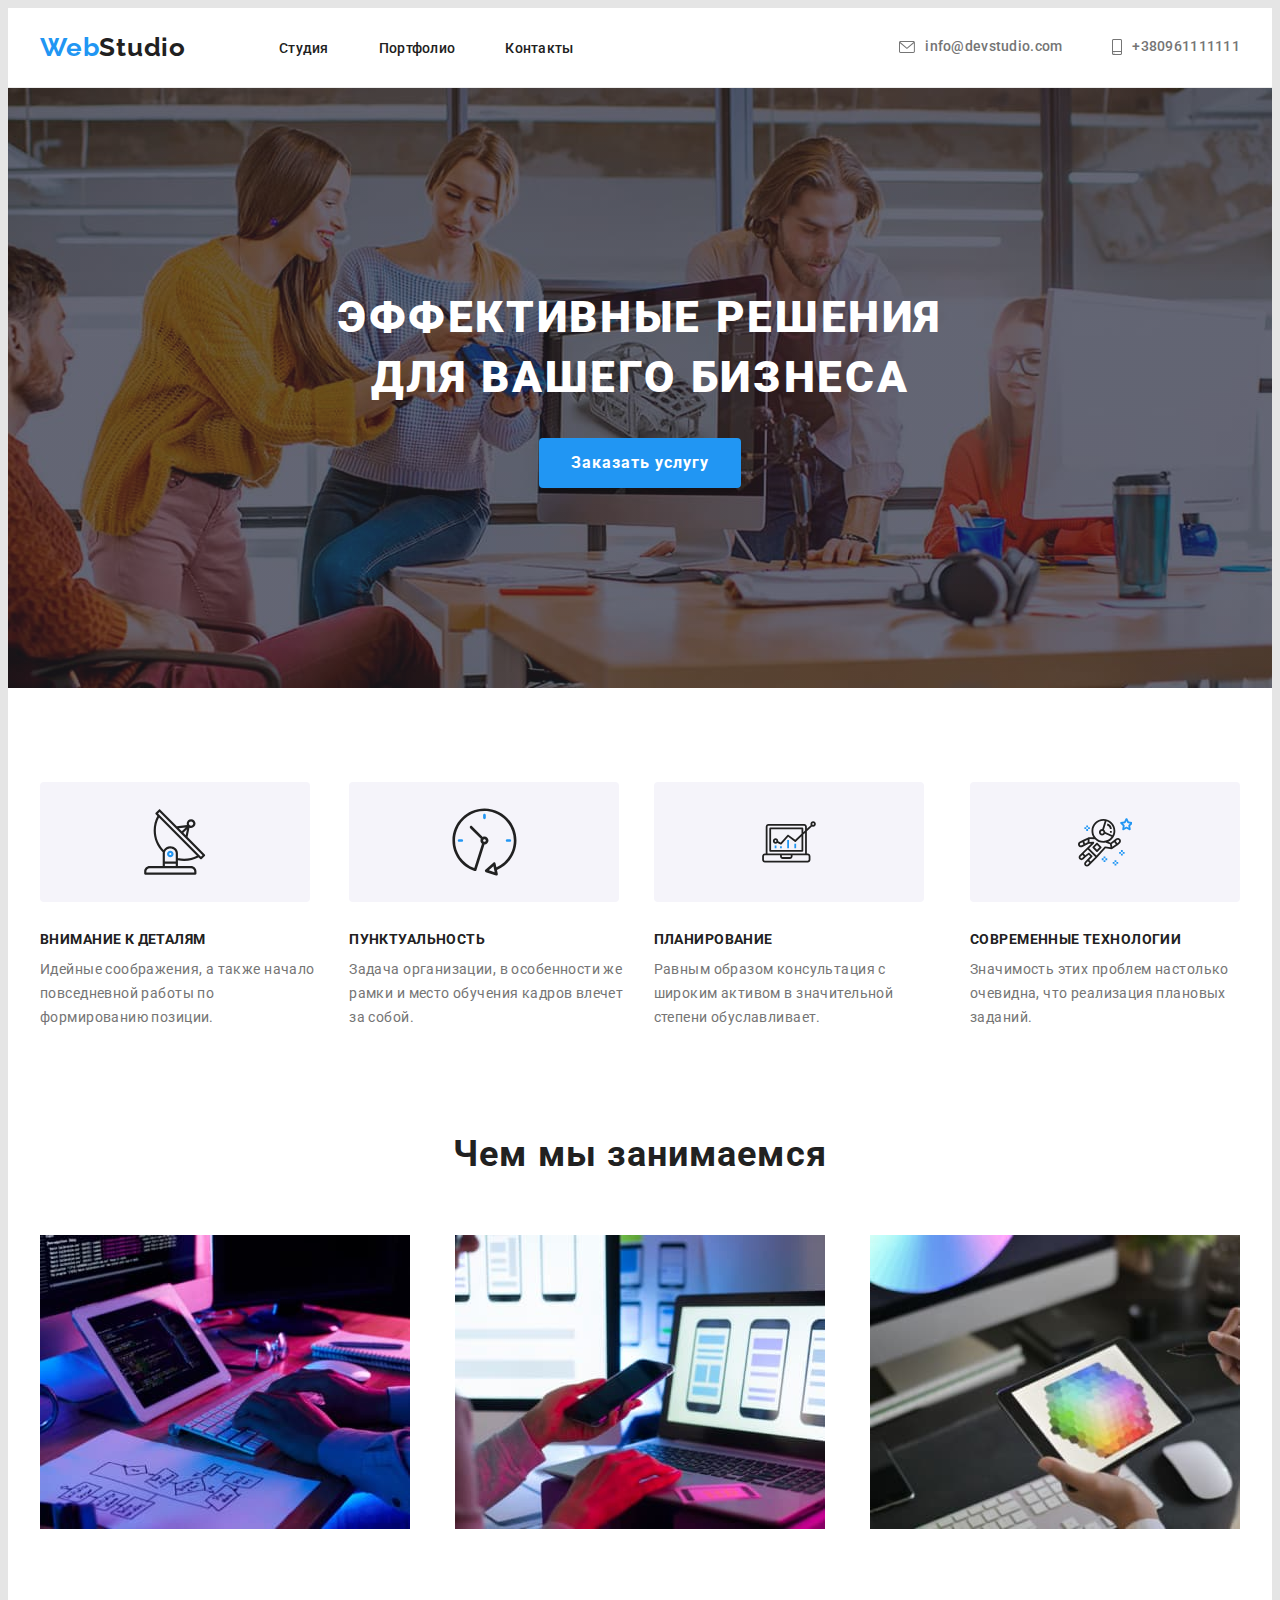
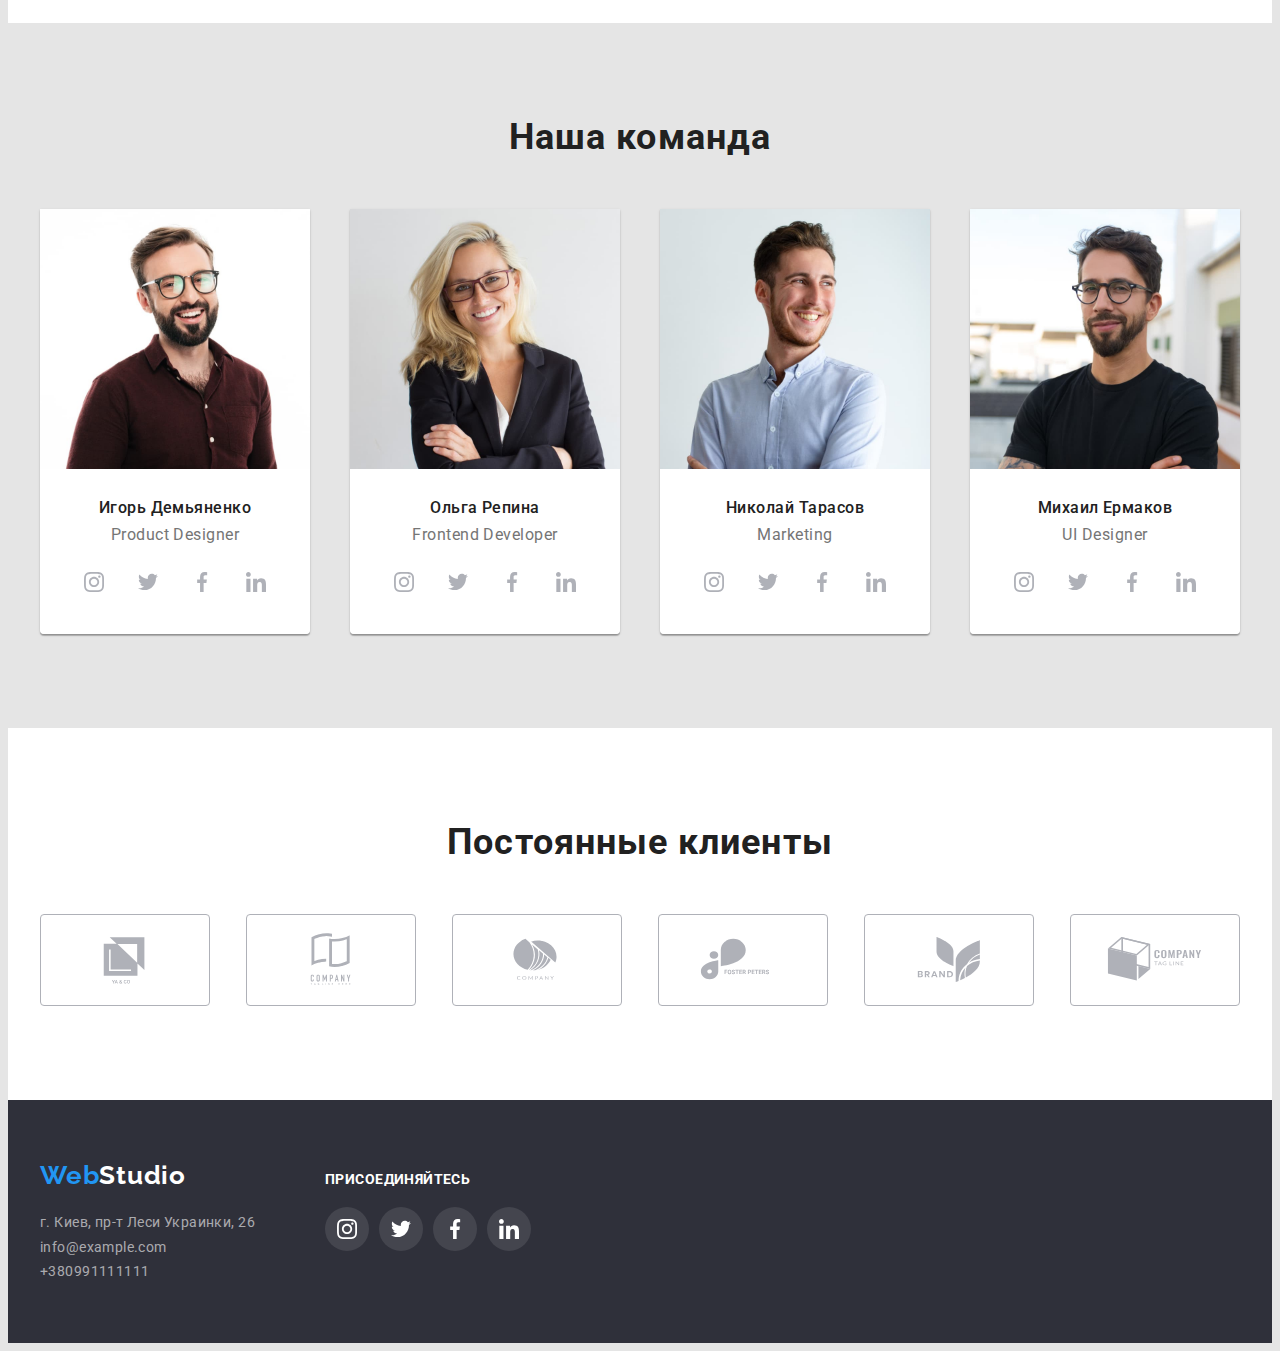
<file: index.html>
<!DOCTYPE html>
<html lang="ru">

<head>
    <meta charset="UTF-8">
    <meta http-equiv="X-UA-Compatible" content="IE=edge">
    <meta name="viewport" content="width=device-width, initial-scale=1.0">
    <link rel="preconnect" href="https://fonts.googleapis.com">
    <link rel="preconnect" href="https://fonts.gstatic.com" crossorigin>
    <link
        href="https://fonts.googleapis.com/css2?family=Raleway:wght@700&family=Roboto:wght@400;500;700;900&display=swap"
        rel="stylesheet">

    <link rel="stylesheet" href="./css/styles.css">
    <title>Document</title>

</head>

<body>
<header class="header">
    <div class="container header-cont">
        <nav class="header-navigation">
            <a class="link header-logo" href="">Web<span class="letter">Studio</span></a>

            <ul class="list header-list">
                <li class="header-item"><a class="link header-link" href="./index.html">Студия</a></li>
                <li class="header-item"><a class="link header-link" href="./portfolio.html">Портфолио</a></li>
                <li class="header-item"><a class="link header-link" href="">Контакты</a></li>
            </ul>
        </nav>


        <ul class="list header-contact">
            <li class="header-contact-item"><a class="link header-contact-mail"
                    href="mailto:info@devstudio.com">
                    <svg class="contact-icon" width="16" height="16">
                        <use href="./images/icons.svg#icon-envelope"></use>
                    </svg>
                   info@devstudio.com</a></li>
           
           
           
                    <li class="header-contact-item"><a class="link header-contact-phone " href="tel:+380961111111">
                        
                        <svg class="contact-icon" width="10" height="16">
                            <use href="./images/icons.svg#icon-phone"></use></svg>
                        +380961111111</a>
            </li>
        </ul>



    </div>
</header>



    <main>

        <section class="hero-sect">




            <h1 class="hero-text">Эффективные решения для вашего бизнеса</h1>


            <button class="btn" type="button">Заказать услугу</button>



        </section>





        <section class="about section">

            <div class="container">

                <ul class="about-list">
                    
                    <li class="about-item list">

<div class="about-card">
    <svg class="header-so-icon" width="65.32" height="70">

        <use href="./images/icons.svg#icon-antenna"></use>
    </svg>
</div>
                        
                        <h3 class="about-title">Внимание к деталям</h3>
                        <p class="about-text">Идейные соображения, а также начало повседневной работы по формированию
                            позиции.</p>
                            
                    </li>

                    <li class="about-item list">
                        <div class="about-card">
                            <svg class="header-so-icon" width="66.96" height="70">
                        
                                <use href="./images/icons.svg#icon-clock"></use>
                            </svg>
                        </div>
                        <h3 class="about-title">Пунктуальность</h3>
                        <p class="about-text">Задача организации, в особенности же рамки и место обучения кадров влечет за собой.</p>
                    </li>
                    <li class="about-item list">

<div class="about-card">
    <svg class="header-so-icon" width="70" height="53.69">
                                
        <use href="./images/icons.svg#icon-diagram"></use>
    </svg>
</div>
                        <h3 class="about-title">Планирование</h3>
                        <p class="about-text">Равным образом консультация с широким активом в значительной степени
                            обуславливает.</p>
                    </li>
                    <li class="about-item list">
                        <div class="about-card">
                            <svg class="header-so-icon" width="54.83" height="60.66">
                        
                                <use href="./images/icons.svg#icon-astronaut"></use>
                            </svg>
                        </div>
                        <h3 class="about-title">Современные технологии</h3>
                        <p class="about-text">Значимость этих проблем настолько очевидна, что реализация плановых
                            заданий.</p>
                    </li>
                </ul>

            </div>

        </section>


        <section class="section about-work">


            
            <div class="container">

                <h2 class="about-work-title">Чем мы занимаемся</h2>


                <ul class="about-w-list">
                    <li class="about-w-item list">
                        <img src="./images/img1.jpg" alt="Игорь Демьяненко" width="370" height="294">
                    </li>
                    <li class="about-w-item list">
                        <img src="./images/img2.jpg" alt="Ольга Репина" width="370" height="294">
                    </li>
                    <li class="about-w-item list">
                        <img src="./images/img3.jpg" alt="Ольга Репина" width="370" height="294">
                    </li>
                </ul>

            </div>

        </section>

        <section class="comand-sect section">
            

            <div class="container">

                <h2 class="comand-title">Наша команда</h2>

                <ul class="list comand-list">


                    <li class="comand-item">
                        <article class="card">
                            <div class="card-thumb">
                                <img src="./images/img4.jpg" alt="Игорь Демьяненко" width="270" height="260">
                                <div class="card-content-comand">
                                    <h3 class="comand-text">Игорь Демьяненко</h3>
                                    <p class="comand-pre-text" lang="en">Product Designer</p>
                                    <ul class="social-list list">
                                        <li class="social-item">
                                            <a href="" class="master-so-link">
                                                <svg class="master-so-icon" width="20" height="20">
                                
                                                    <use href="./images/icons.svg#icon-insta"></use>
                                                </svg>
                                               
                                            </a>
                                        </li>
                                        <li class="social-item">
                                            <a href="" class="master-so-link">
                                                <svg class="master-so-icon" width="20" height="20">
                                            
                                                    <use href="./images/icons.svg#icon-twit"></use>
                                                </svg>
                                            
                                            </a>
                                        </li><li class="social-item">
                                            <a href="" class="master-so-link">
                                                <svg class="master-so-icon" width="20" height="20">
                                            
                                                    <use href="./images/icons.svg#icon-fb"></use>
                                                </svg>
                                            
                                            </a>
                                        </li><li class="social-item">
                                            <a href="" class="master-so-link">
                                                <svg class="master-so-icon" width="20" height="20">
                                            
                                                    <use href="./images/icons.svg#icon-link"></use>
                                                </svg>
                                            
                                            </a>
                                    </ul>
                                </div>
                            </div>
                        </article>

                    </li>

                    <li class="comand-item">
                        <article class="card">
                            <div class="card-thumb">
                                <img src="./images/img5.jpg" alt="Ольга Репина" width="270" height="260">
                                <div class="card-content-comand">
                                    <h3 class="comand-text">Ольга Репина</h3>
                                    <p class="comand-pre-text" lang="en">Frontend Developer</p>
                                    <ul class="social-list list">
                                        <li class="social-item">
                                            <a href="" class="master-so-link">
                                                <svg class="master-so-icon" width="20" height="20">
                                    
                                                    <use href="./images/icons.svg#icon-insta"></use>
                                                </svg>
                                    
                                            </a>
                                        </li>
                                        <li class="social-item">
                                            <a href="" class="master-so-link">
                                                <svg class="master-so-icon" width="20" height="20">
                                    
                                                    <use href="./images/icons.svg#icon-twit"></use>
                                                </svg>
                                    
                                            </a>
                                        </li>
                                        <li class="social-item">
                                            <a href="" class="master-so-link">
                                                <svg class="master-so-icon" width="20" height="20">
                                    
                                                    <use href="./images/icons.svg#icon-fb"></use>
                                                </svg>
                                    
                                            </a>
                                        </li>
                                        <li class="social-item">
                                            <a href="" class="master-so-link">
                                                <svg class="master-so-icon" width="20" height="20">
                                    
                                                    <use href="./images/icons.svg#icon-link"></use>
                                                </svg>
                                    
                                            </a>
                                    </ul>
                                    
                                    
                                </div>
                            </div>
                        </article>

                    </li>


                    <li class="comand-item">
                        <article class="card">
                            <div class="card-thumb">
                                <img src="./images/img6.jpg" alt="Николай Тарасов" width="270" height="260">
                                <div class="card-content-comand">
                                    <h3 class="comand-text">Николай Тарасов</h3>
                                    <p class="comand-pre-text" lang="en">Marketing</p>
                                    <ul class="social-list list">
                                        <li class="social-item">
                                            <a href="" class="master-so-link">
                                                <svg class="master-so-icon" width="20" height="20">
                                    
                                                    <use href="./images/icons.svg#icon-insta"></use>
                                                </svg>
                                    
                                            </a>
                                        </li>
                                        <li class="social-item">
                                            <a href="" class="master-so-link">
                                                <svg class="master-so-icon" width="20" height="20">
                                    
                                                    <use href="./images/icons.svg#icon-twit"></use>
                                                </svg>
                                    
                                            </a>
                                        </li>
                                        <li class="social-item">
                                            <a href="" class="master-so-link">
                                                <svg class="master-so-icon" width="20" height="20">
                                    
                                                    <use href="./images/icons.svg#icon-fb"></use>
                                                </svg>
                                    
                                            </a>
                                        </li>
                                        <li class="social-item">
                                            <a href="" class="master-so-link">
                                                <svg class="master-so-icon" width="20" height="20">
                                    
                                                    <use href="./images/icons.svg#icon-link"></use>
                                                </svg>
                                    
                                            </a>
                                    </ul>
                                </div>
                            </div>
                        </article>

                    </li>


                    <li class="comand-item">
                        <article class="card">
                            <div class="card-thumb">
                                <img src="./images/img7.jpg" alt="Михаил Ермаков" width="270" height="260">
                                <div class="card-content-comand">
                                    <h3 class="comand-text">Михаил Ермаков</h3>
                                    <p class="comand-pre-text" lang="en">UI Designer</p>
                                    <ul class="social-list list">
                                        <li class="social-item">
                                            <a href="" class="master-so-link">
                                                <svg class="master-so-icon" width="20" height="20">
                                    
                                                    <use href="./images/icons.svg#icon-insta"></use>
                                                </svg>
                                    
                                            </a>
                                        </li>
                                        <li class="social-item">
                                            <a href="" class="master-so-link">
                                                <svg class="master-so-icon" width="20" height="20">
                                    
                                                    <use href="./images/icons.svg#icon-twit"></use>
                                                </svg>
                                    
                                            </a>
                                        </li>
                                        <li class="social-item">
                                            <a href="" class="master-so-link">
                                                <svg class="master-so-icon" width="20" height="20">
                                    
                                                    <use href="./images/icons.svg#icon-fb"></use>
                                                </svg>
                                    
                                            </a>
                                        </li>
                                        <li class="social-item">
                                            <a href="" class="master-so-link">
                                                <svg class="master-so-icon" width="20" height="20">
                                    
                                                    <use href="./images/icons.svg#icon-link"></use>
                                                </svg>
                                    
                                            </a>
                                    </ul>
                                </div>
                            </div>
                        </article>

                    </li>

                </ul>

            </div>



        </section>

        <section class="section">
            <div class="container">

            <h2 class="kl-text">Постоянные клиенты</h2>
            <ul class="kl-list list">
                <li class="kl-item">
                    <a href="" class="kl-link">
                        <svg class="kl-so-icon" width="106" height="60">
                        
                            <use href="./images/icons.svg#icon-Logo"></use>
                        </svg>
                    </a>
                </li>

                <li class="kl-item">
                    <a href="" class="kl-link">
                        <svg class="kl-so-icon" width="106" height="60">
                
                            <use href="./images/icons.svg#icon-Logo1"></use>
                        </svg>
                    </a>
                </li>
                <li class="kl-item">
                    <a href="" class="kl-link">
                        <svg class="kl-so-icon" width="106" height="60">
                
                            <use href="./images/icons.svg#icon-Logo2"></use>
                        </svg>
                    </a>
                </li>
                <li class="kl-item">
                    <a href="" class="kl-link">
                        <svg class="kl-so-icon" width="106" height="60">
                
                            <use href="./images/icons.svg#icon-Logo3"></use>
                        </svg>
                    </a>
                </li>
                <li class="kl-item">
                    <a href="" class="kl-link">
                        <svg class="kl-so-icon" width="106" height="60">
                
                            <use href="./images/icons.svg#icon-Logo4"></use>
                        </svg>
                    </a>
                </li>
                <li class="kl-item">
                    <a href="" class="kl-link">
                        <svg class="kl-so-icon" width="106" height="60">
                
                            <use href="./images/icons.svg#icon-Logo5"></use>
                        </svg>
                    </a>
                </li>
            </ul>
            </div>
        </section>

            
    </main>
    <footer class="footer">

        <div class="container footer-cont">

           <div class="footer-l">
            <a class="link footer-logo" href="">Web<span class="letter-f">Studio</span></a>
           
            
                <address class="footer-adress">

                    <ul class="list adress-list">
                        <li class="fotter-contact-item"><a class="link footer-contact-adress"
                                href="https://goo.gl/maps/qbF5qeyJRF77j8v56" target="_blank"
                                rel="noopener noreferrer">г. Киев, пр-т
                                Леси Украинки, 26</a></li>
                        <li class="fotter-contact-item"><a class="link footer-contact-mail"
                                href="mailto:info@example.com">info@example.com</a></li>
                        <li class="fotter-contact-item"><a class="link footer-contact-phone"
                                href="tel:+380991111111">+380991111111</a>
                        </li>
                    </ul>
                    

                </address>
                </div>
                
<div class="footer-r">
    <h3 class="pris">присоединяйтесь</h3>
            <ul class="f-social-list list">
                <li class="f-social-item">
                    <a href="" class="f-master-so-link"> 
                        <svg class="f-master-so-icon" width="20" height="20">
                        
                            <use href="./images/icons.svg#icon-insta"></use>
                        </svg>
                    </a>
                </li>
                <li class="f-social-item">
                    <a href="" class="f-master-so-link">
                        <svg class="f-master-so-icon" width="20" height="20">
                
                            <use href="./images/icons.svg#icon-twit"></use>
                        </svg>
                    </a>
                </li>
                <li class="f-social-item">
                    <a href="" class="f-master-so-link">
                        <svg class="f-master-so-icon" width="20" height="20">
                
                            <use href="./images/icons.svg#icon-fb"></use>
                        </svg>
                    </a>
                </li>
                <li class="f-social-item">
                    <a href="" class="f-master-so-link">
                        <svg class="f-master-so-icon" width="20" height="20">
                
                            <use href="./images/icons.svg#icon-link"></use>
                        </svg>
                    </a>
                </li>
            </ul>
            </div>

        </div>



    </footer>

</body>

</html>
</file>
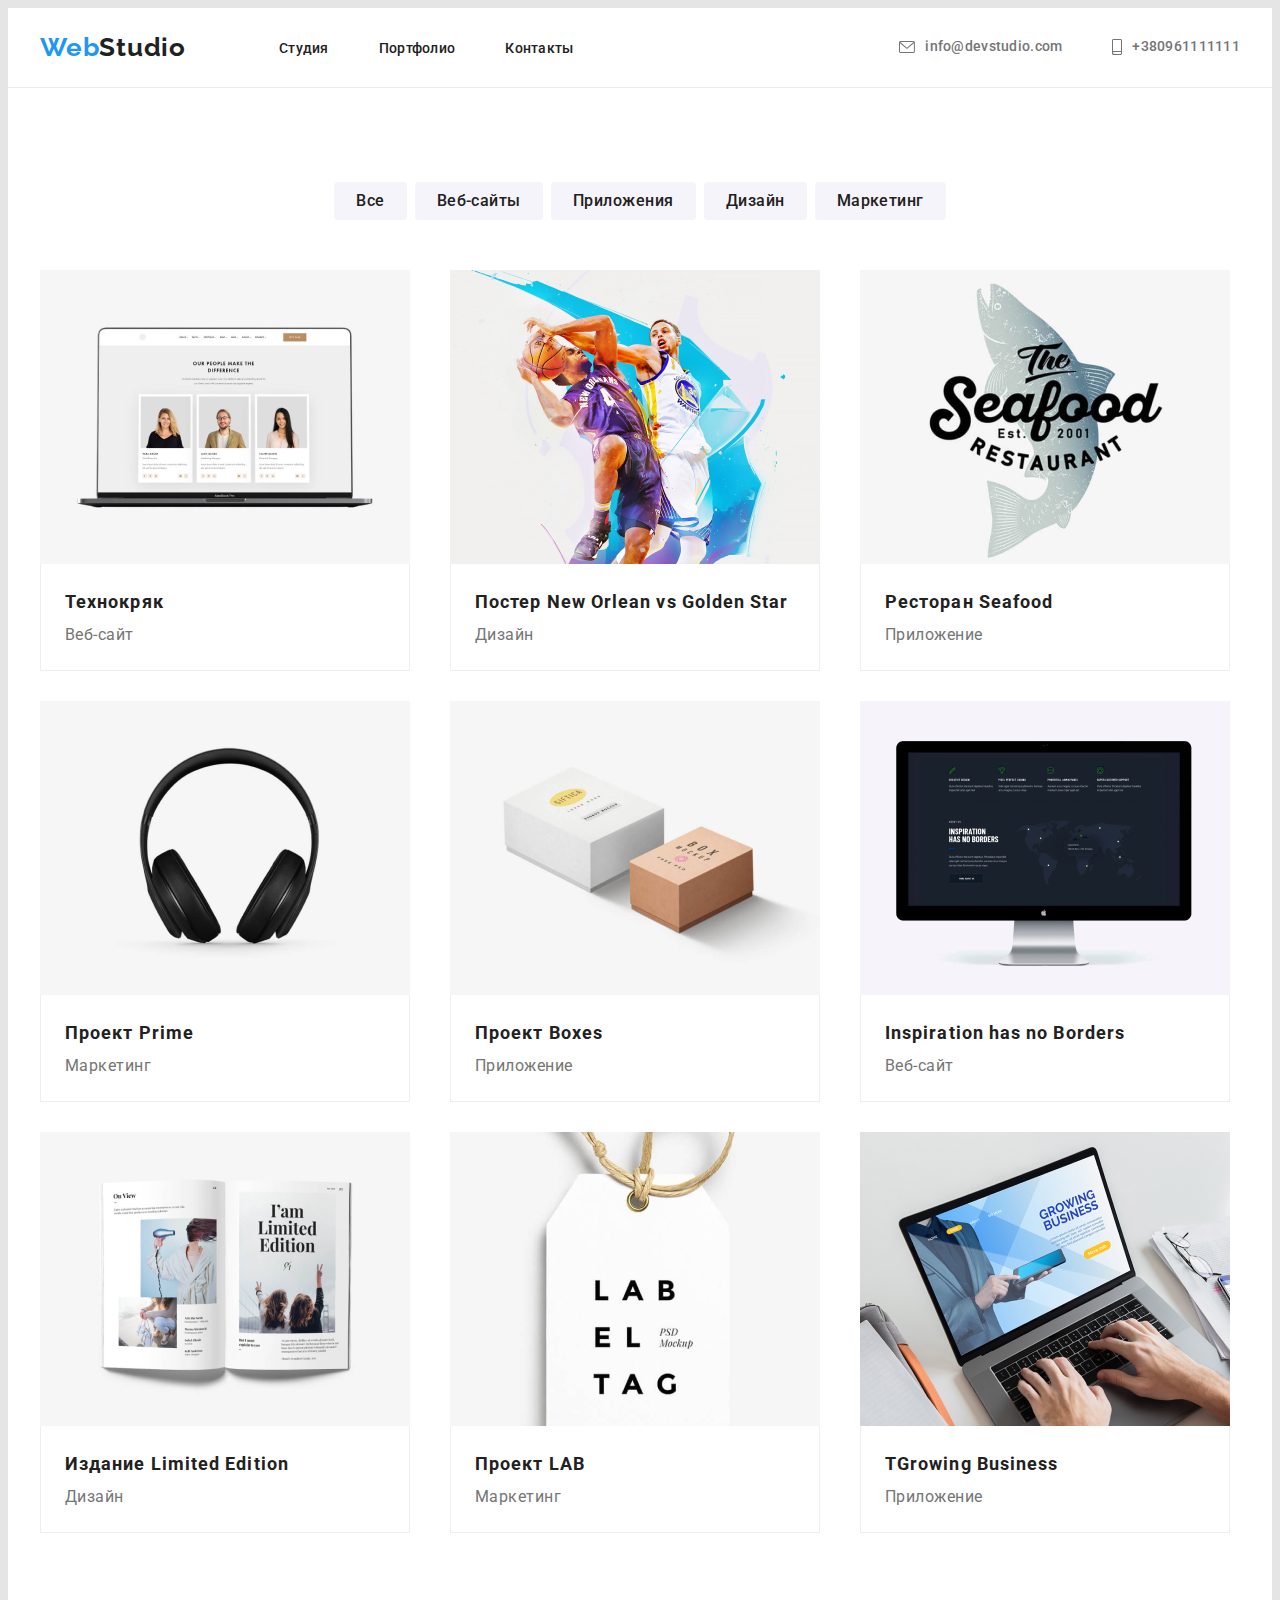
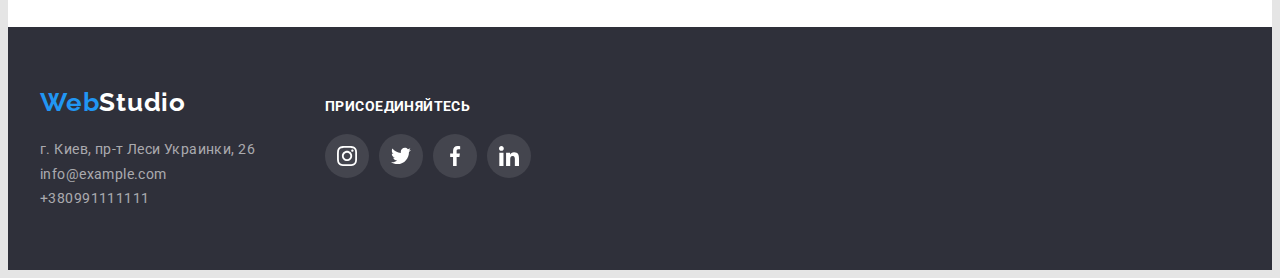
<file: portfolio.html>
<!DOCTYPE html>
<html lang="ru">
<head>
    <meta charset="UTF-8">
    <meta http-equiv="X-UA-Compatible" content="IE=edge">
    <meta name="viewport" content="width=device-width, initial-scale=1.0">
    <title>Document</title>
    <link rel="preconnect" href="https://fonts.googleapis.com">
    <link rel="preconnect" href="https://fonts.gstatic.com" crossorigin>
    <link href="https://fonts.googleapis.com/css2?family=Raleway:wght@700&family=Roboto:wght@400;500;700;900&display=swap" rel="stylesheet">
    <link rel="stylesheet" href="https://cdnjs.cloudflare.com/ajax/libs/modern-normalize/1.1.0/modern-normalize.min.css"
        integrity="sha512-wpPYUAdjBVSE4KJnH1VR1HeZfpl1ub8YT/NKx4PuQ5NmX2tKuGu6U/JRp5y+Y8XG2tV+wKQpNHVUX03MfMFn9Q=="
        crossorigin="anonymous" referrerpolicy="no-referrer" />
    <link rel="stylesheet" href="./css/styles.css">

</head>
<body>
<header class="header">
    <div class="container header-cont">
        <nav class="header-navigation">
            <a class="link header-logo" href="">Web<span class="letter">Studio</span></a>

            <ul class="list header-list">
                <li class="header-item"><a class="link header-link" href="./index.html">Студия</a></li>
                <li class="header-item"><a class="link header-link" href="./portfolio.html">Портфолио</a></li>
                <li class="header-item"><a class="link header-link" href="">Контакты</a></li>
            </ul>
        </nav>


        <ul class="list header-contact">
            <li class="header-contact-item"><a class="link header-contact-mail" href="mailto:info@devstudio.com">
                    <svg class="contact-icon" width="16" height="12">
                        <use href="./images/icons.svg#icon-envelope">
                    </svg>


                    info@devstudio.com</a></li>



            <li class="header-contact-item"><a class="link header-contact-phone " href="tel:+380961111111">

                    <svg class="contact-icon" width="10" height="16">
                        <use href="./images/icons.svg#icon-phone">
                    </svg>
                    +380961111111</a>
            </li>
        </ul>



    </div>
</header>
 <main> 
     <section class="section">
        <div class="container">
        
<ul class="list btn-list">
    <li class="btn-filter-item"><button class="btn-fil" type="button">Все</button></li>
    <li class="btn-filter-item"><button class="btn-fil" type="button">Веб-сайты</button></li>
    <li class="btn-filter-item"><button class="btn-fil" type="button">Приложения</button></li>
    <li class="btn-filter-item"><button class="btn-fil" type="button">Дизайн</button></li>
    <li class="btn-filter-item"><button class="btn-fil" type="button">Маркетинг</button></li>
</ul>




    
<ul class="list menu-list">
    <li class="menu-item"> 
        <a class="card-link link" href="">

        <article class="card-po">
            <div class="card-thumb-po">
                <img src="./images/1.jpg" width="370" height="294">
            
            <div class="card-content">
                <h3 class="menu-title">Технокряк</h3>
            <p class="menu-text">Веб-сайт</p>
        </div>
        </div>
        </article>
    </a>
        
        
        
    </li>

        <li class="menu-item">
            <a class="card-link link" href="">
            <article class="card-po">
            <div class="card-thumb-po">
            <img src="./images/2.jpg" width="370" height="294">
                <div class="card-content">
                <h3 class="menu-title">Постер New Orlean vs Golden Star</h3>
                <p class="menu-text">Дизайн</p>
                </div>
            
            </div>
            </article>
            </a>
            </li>


            <li class="menu-item">
                <a class="card-link link" href="">
                <article class="card-po">
                    <div class="card-thumb-po">
                         <img src="./images/3.jpg" width="370" height="294">
                        <div class="card-content">
                            <h3 class="menu-title">Ресторан Seafood</h3>
                            <p class="menu-text">Приложение</p>
                        </div>
            
                    </div>
                </article>
                </a>
                
            </li>
            
                <li class="menu-item">
                    <a class="card-link link" href="">
                    <article class="card-po">
                        <div class="card-thumb-po">
                           <img src="./images/4.jpg" width="370" height="294">
                            <div class="card-content">
                                <h3 class="menu-title">Проект Prime</h3>
                                <p class="menu-text">Маркетинг</p>
                            </div>
                
                        </div>
                    </article>
                    </a>
                </li>


                <li class="menu-item">
                    <a class="card-link link" href="">
                    <article class="card-po">
                        <div class="card-thumb-po">
                            <img src="./images/5.jpg" width="370" height="294">
                            <div class="card-content">
                                <h3 class="menu-title">Проект Boxes</h3>
                                <p class="menu-text">Приложение</p>
                            </div>
                
                        </div>
                    </article>
                    </a>
                </li>


<li class="menu-item">
    <a class="card-link link" href="">
    <article class="card-po">
        <div class="card-thumb-po">
           <img src="./images/6.jpg" width="370" height="294">
            <div class="card-content">
                <h3 class="menu-title">Inspiration has no Borders</h3>
                <p class="menu-text">Веб-сайт</p>
            </div>

        </div>
    </article>
    </a>
</li>

<li class="menu-item">
    <a class="card-link link" href="">
<article class="card-po">
    <div class="card-thumb-po">
       <img src="./images/7.jpg" width="370" height="294">
        <div class="card-content">
            <h3 class="menu-title">Издание Limited Edition</h3>
            <p class="menu-text">Дизайн</p>
        </div>

    </div>
</article>
</a>
</li>

<li class="menu-item">
    <a class="card-link link" href="">
    <article class="card-po">
        <div class="card-thumb-po">
            <img src="./images/8.jpg" width="370" height="294">
            <div class="card-content">
                <h3 class="menu-title">Проект LAB</h3>
                <p class="menu-text">Маркетинг</p>
            </div>

        </div>
    </article>
    </a>
</li>

    <li class="menu-item">
        <a class="card-link link" href="">
        <article class="card-po">
            <div class="card-thumb-po">
              <img src="./images/9.jpg" width="370" height="294">
                <div class="card-content">
                    <h3 class="menu-title">ТGrowing Business</h3>
                    <p class="menu-text">Приложение</p>
                </div>
    
            </div>
        </article>
        </a>
    </li>

                        
                           


                                 
</ul>
</div>
</section>
</main>
<footer class="footer">

    <div class="container footer-cont">

        <div class="footer-l">
            <a class="link footer-logo" href="">Web<span class="letter-f">Studio</span></a>


            <address class="footer-adress">

                <ul class="list adress-list">
                    <li class="fotter-contact-item"><a class="link footer-contact-adress"
                            href="https://goo.gl/maps/qbF5qeyJRF77j8v56" target="_blank" rel="noopener noreferrer">г.
                            Киев, пр-т
                            Леси Украинки, 26</a></li>
                    <li class="fotter-contact-item"><a class="link footer-contact-mail"
                            href="mailto:info@example.com">info@example.com</a></li>
                    <li class="fotter-contact-item"><a class="link footer-contact-phone"
                            href="tel:+380991111111">+380991111111</a>
                    </li>
                </ul>


            </address>
        </div>

        <div class="footer-r">
            <h3 class="pris">присоединяйтесь</h3>
            <ul class="f-social-list list">
                <li class="f-social-item">
                    <a href="" class="f-master-so-link">
                        <svg class="f-master-so-icon" width="20" height="20">

                            <use href="./images/icons.svg#icon-insta"></use>
                        </svg>
                    </a>
                </li>
                <li class="f-social-item">
                    <a href="" class="f-master-so-link">
                        <svg class="f-master-so-icon" width="20" height="20">

                            <use href="./images/icons.svg#icon-twit"></use>
                        </svg>
                    </a>
                </li>
                <li class="f-social-item">
                    <a href="" class="f-master-so-link">
                        <svg class="f-master-so-icon" wwidth="20" height="20">

                            <use href="./images/icons.svg#icon-fb"></use>
                        </svg>
                    </a>
                </li>
                <li class="f-social-item">
                    <a href="" class="f-master-so-link">
                        <svg class="f-master-so-icon" width="20" height="20">

                            <use href="./images/icons.svg#icon-link"></use>
                        </svg>
                    </a>
                </li>
            </ul>
        </div>

    </div>



</footer>

</body>

</html>
</file>
<file: css/styles.css>
:root {
  --main-title-color: #ffffff;
  --second-title-color: #212121;
  --main-text-color: #757575;
  --opacity-color: rgba(255, 255, 255, 0.6);
  --accent-color: #2196f3;
  --heder-bg-color: #ffffff;
  --bacik-bg-color: #e5e5e5;
  --second-bg-color: #2f303a;
  --tomato-outline: tomato;
}

p,
h1,
h2,
h3,
h4,
h5,
h6 {
  margin: 0;
}

ul {
  margin: 0;
  padding: 0;
}

img {
  display: block;
  max-width: 100%;
}

.container {
  width: 1200px;

  margin: 0 auto;
  padding-left: 15px;
  padding-right: 15px;
}

body {
  font-family: "Roboto", sans-serif;
  background-color: var(--bacik-bg-color);
}

.link {
  text-decoration: none;
}

.list {
  list-style: none;
}

.section {
  padding-top: 94px;
  padding-bottom: 94px;

  background: var(--heder-bg-color);
}

/*---------------------header-------------------------------*/

.contact-icon {
  fill: var(--main-text-color);
}
.contact-icon:hover,
.contact-icon:focus {
  fill: var(--accent-color);
}

.header-contact-item {
  display: flex;
}

.contact-icon {
  margin-right: 10px;
}

.header-cont {
  display: flex;
  padding-top: 24px;
  padding-bottom: 24px;
}

.header-list {
  display: flex;
  margin-right: 93px;
  display: flex;
}

.header-navigation {
  display: flex;
  align-items: center;
}
.header-contact {
  display: flex;
  align-items: center;
  margin-left: auto;
  margin-right: 0;
}

.header-item:not(:last-child) {
  margin-right: 50px;
}

.header-contact-item:not(:last-child) {
  margin-right: 30px;
}

.header {
  background-color: var(--heder-bg-color);
  border-bottom: solid 2px var(--main-title-color);
  border-bottom: 1px solid #ececec;
}

.header-contact-item:not(:last-child) {
  margin-right: 50px;
}
.header-logo {
  font-family: Raleway;
  font-style: normal;
  font-weight: bold;
  font-size: 26px;
  line-height: 1.19;

  letter-spacing: 0.03em;
  color: var(--accent-color);
  margin-right: 93px;
}
.letter {
  font-family: Raleway;
  font-style: normal;
  font-weight: bold;
  font-size: 26px;
  line-height: 1.19;

  letter-spacing: 0.03em;
  color: var(--second-title-color);
}

.header-link {
  font-weight: 500;
  font-size: 14px;
  line-height: 1.14;
  letter-spacing: 0.02em;
  color: var(--second-title-color);
}
.header-link:hover {
  color: var(--accent-color);
}

.header-contact-phone {
  font-weight: 500;
  font-size: 14px;
  line-height: 1.14;
  letter-spacing: 0.02em;
  text-decoration: none;
  transition: color 0.2s linear;
  color: var(--main-text-color);
  display: flex;
  align-items: center;
}

.header-contact-phone:hover,
.header-contact-phone:focus {
  color: var(--accent-color);
}

.header-contact-mail {
  font-weight: 500;
  font-size: 14px;
  line-height: 1.14;
  letter-spacing: 0.02em;
  text-decoration: none;
  transition: color 0.2s linear;
  color: var(--main-text-color);
  display: flex;
  align-items: center;
}

.header-contact-mail:hover,
.header-contact-mail:focus {
  color: var(--accent-color);
}

/*---------------------filter-------------------------------*/
.btn-fil {
  font-family: inherit;
  font-style: normal;
  font-weight: 500;
  font-size: 16px;
  line-height: 1.62;
  /* identical to box height, or 162% */
  color: var(--second-title-color);
  background-color: #f5f4fa;

  text-align: center;
  letter-spacing: 0.03em;
  padding-top: 6px;
  padding-bottom: 6px;
  padding-left: 22px;
  padding-right: 22px;
  border: 0cm;
  border-radius: 4px;
}
.btn-fil:hover,
.btn-fil:active {
  color: var(--main-title-color);
  background-color: #2196f3;
  box-shadow: 0px 1px 1px rgba(0, 0, 0, 0.12), 0px 4px 4px rgba(0, 0, 0, 0.06),
    1px 4px 6px rgba(0, 0, 0, 0.16);
}

.btn-fil {
  cursor: pointer;
}

.filter-item {
  display: flex;
  align-items: center;
}

.btn-list {
  display: flex;

  margin-left: auto;
  margin-right: auto;
  margin-bottom: 56px;

  margin-left: auto;
  margin-right: auto;
  align-items: center;
  justify-content: center;
  margin-bottom: 50px;
}

.btn-filter-item:not(:last-child) {
  margin-right: 8px;
}

.menu-list {
  display: flex;
  flex-wrap: wrap;
  padding: 0;
  margin: 0;
  list-style: none;
  margin-top: -30px;
  margin-left: -30px;
}

.menu-list > .menu-item {
  flex-basis: calc(100% / 3 - 30px);
  margin-top: 30px;
  margin-left: 30px;
}

.card-po {
  display: flex;
}

.card-content {
  padding-top: 20px;
  padding-right: 24px;
  padding-bottom: 20px;
  padding-left: 24px;
  border-left: solid 1px #eeeeee;
  border-right: solid 1px #eeeeee;
  border-bottom: solid 1px #eeeeee;
}

.menu-title {
  font-weight: bold;
  font-size: 18px;
  line-height: 2;
  /* identical to box height, or 200% */

  letter-spacing: 0.06em;

  color: var(--second-title-color);
}

.menu-text {
  font-weight: normal;
  font-size: 16px;
  line-height: 1.87;
  /* identical to box height, or 187% */

  letter-spacing: 0.03em;

  color: var(--main-text-color);
}

.card-link {
  cursor: pointer;
}

.card-link {
  display: block;
}

.card-link:hover,
.card-link:focus {
  box-shadow: 0px 1px 1px rgba(0, 0, 0, 0.12), 0px 4px 4px rgba(0, 0, 0, 0.06),
    1px 4px 6px rgba(0, 0, 0, 0.16);
}

/*---------------------hero-------------------------------*/
/*---------------------hero 23-11-------------------------------*/
.hero-sect {
  text-align: center;
  max-width: 1600px;

  background-color: var(--second-bg-color);
  background-image: linear-gradient(
      rgba(47, 48, 58, 0.4),
      rgba(47, 48, 58, 0.4)
    ),
    url(../images/bg.jpg);

  background-repeat: no-repeat;
  background-position: center;
  block-size: cover;
  margin-left: auto;
  margin-right: auto;
  padding-top: 200px;
  padding-bottom: 200px;
}
/*---------------------hero 23-11-------------------------------*/

.hero-text {
  width: 696px;
  font-weight: 900;
  font-size: 44px;
  line-height: 1.36;

  text-align: center;
  letter-spacing: 0.06em;
  text-transform: uppercase;

  color: var(--main-title-color);
  margin-right: auto;
  margin-left: auto;
}

.btn-item:hover {
  background-color: var(--accent-color);
}

.btn {
  display: inline-block;
  font-family: inherit;
  font-weight: bold;
  font-size: 16px;
  line-height: 1.9;

  display: flex;
  align-items: center;
  text-align: center;
  letter-spacing: 0.06em;

  color: var(--main-title-color);
  background-color: var(--accent-color);
  margin-right: auto;
  margin-left: auto;
  margin-top: 30px;
  border-radius: 4px;
  box-shadow: 0px 4px 4px rgba(0, 0, 0, 0.15);
  border: 0cm;
  padding-top: 10px;
  padding-bottom: 10px;
  padding-left: 32px;
  padding-right: 32px;
}

.btn {
  cursor: pointer;
  font-family: inherit;
}

/*---------------------about-------------------------------*/
.about-card {
  width: 270px;
  height: 120px;

  background: #f5f4fa;
  border-radius: 4px;
  margin-bottom: 30px;
  display: flex;
  align-items: center;
  justify-content: center;
}

.about {
  background-color: var(--heder-bg-color);
  padding-bottom: 0px;
}

.about-title {
  display: flex;
  font-weight: bold;
  font-size: 14px;
  line-height: 1.14;
  letter-spacing: 0.03em;
  text-transform: uppercase;

  color: var(--second-title-color);
  margin-bottom: 10px;
}
.about-text {
  display: flex;
  font-weight: normal;
  font-size: 14px;
  line-height: 1.71;
  /* or 171% */

  letter-spacing: 0.03em;

  color: var(--main-text-color);
}

.about-list {
  display: flex;
  justify-content: space-between;
}
.about-item:not(:last-child) {
  margin-right: 30px;
}

/*---------------------about-work-------------------------------*/

.about-work-title {
  font-weight: bold;
  font-size: 36px;
  line-height: 1.7;
  text-align: center;
  letter-spacing: 0.03em;

  color: var(--second-title-color);
  margin-bottom: 50px;
}

.about-w-list {
  display: flex;
  justify-content: space-between;
}
.about-w-item {
  display: flex;
}

/*--------------------comand-------------------------------*/
/*---------------------23-11-------------------------------*/
.social-list {
  display: flex;
  justify-content: space-between;
}
.social-item {
  width: 44px;
  height: 44px;
}

.master-so-link {
  width: 100%;
  height: 100%;

  background: rgba(255, 255, 255, 0.1);
  border-radius: 50%;
  display: flex;
  align-items: center;
  justify-content: center;
}
.master-so-link:hover,
.master-so-link:focus {
  background-color: var(--accent-color);
}
.master-so-link:hover .master-so-icon,
.master-so-link:focus .master-so-icon {
  fill: var(--main-title-color);
}
.master-so-link {
  cursor: pointer;
}

.social-item:not(:last-child) {
  margin-right: 10px;
}
.master-so-icon {
  fill: #afb1b8;
}

.master-so-icon:hover,
.master-so-icon:focus {
  fill: var(--main-title-color);
}
.comand-sect {
  background-color: var(--bacik-bg-color);
}

.comand-title {
  font-weight: bold;
  font-size: 36px;
  line-height: 1.16;
  text-align: center;
  letter-spacing: 0.03em;
  margin-bottom: 50px;

  color: var(--second-title-color);
}
.comand-text {
  font-weight: 500;
  font-size: 16px;
  line-height: 1.11;
  /* identical to box height */

  text-align: center;
  letter-spacing: 0.03em;

  color: var(--second-title-color);
}

.comand-pre-text {
  font-weight: normal;
  font-size: 16px;
  line-height: 1.11;
  /* identical to box height */

  text-align: center;
  letter-spacing: 0.03em;

  color: var(--main-text-color);
  margin-top: 10px;
  margin-bottom: 16px;
}

.comand-list {
  display: flex;
  justify-content: space-between;
}
.comand-item {
  display: flex;
}

.comand-item:not(:last-child) {
  margin-right: 30px;
}
.card-content-comand {
  /*padding: 30px 60px 30px 60px;*/
  padding-left: 32px;
  padding-right: 32px;
  padding-bottom: 30px;
  padding-top: 30px;
  border-bottom-right-radius: 4px;
  border-bottom-left-radius: 4px;

  background-color: var(--heder-bg-color);
}

.card {
  border-bottom-right-radius: 4px;
  border-bottom-left-radius: 4px;
  box-shadow: 0px 1px 3px rgba(0, 0, 0, 0.12), 0px 1px 1px rgba(0, 0, 0, 0.14),
    0px 2px 1px rgba(0, 0, 0, 0.2);
  border-radius: 0px 0px 4px 4px;
}

/*---------------------klient-------------------------------*/

.kl-text {
  font-weight: bold;
  font-size: 36px;
  line-height: 1.16;

  letter-spacing: 0.03em;

  color: var(--second-title-color);

  text-align: center;
  margin-left: auto;
  margin-right: auto;
  margin-bottom: 50px;
}
.kl-list {
  display: flex;
  justify-content: space-between;
}
.kl-item {
  width: 170px;
  height: 92px;
}
.kl-link {
  width: 100%;
  height: 100%;
  display: flex;
  align-items: center;
  justify-content: center;
  background-color: var(--heder-bg-color);

  border: 1px solid #afb1b8;
  box-sizing: border-box;
  border-radius: 4px;
}
.kl-so-icon {
  fill: #afb1b8;
}
.kl-link:hover,
.kl-link:focus {
  border-color: var(--accent-color);
}

.kl-link:hover .kl-so-icon,
.kl-link:focus .kl-so-icon {
  fill: var(--accent-color);
}

.kl-item {
  cursor: pointer;
}

/*---------------------klient-------------------------------*/

/*---------------------footer 23-11-------------------------------*/

.f-social-list {
  display: flex;
  align-items: center;
}

.f-social-item {
  width: 44px;
  height: 44px;
}

.f-master-so-link {
  width: 100%;
  height: 100%;
  background: rgba(255, 255, 255, 0.1);
  border-radius: 50%;
  display: flex;
  align-items: center;
  justify-content: center;
}
.f-master-so-icon {
  fill: var(--main-title-color);
}

.f-master-so-link:hover,
.f-master-so-link:focus {
  background-color: var(--accent-color);
}

.f-social-item:not(:last-child) {
  margin-right: 10px;
}
.footer-cont {
  display: flex;
  align-items: baseline;
}
.footer-l {
  margin-top: 60px;
  margin-bottom: 60px;
}
.footer-r {
  margin-left: 70px;
}
.pris {
  font-weight: bold;
  font-size: 14px;
  line-height: 16px;
  letter-spacing: 0.03em;
  text-transform: uppercase;

  color: #ffffff;
  margin-bottom: 20px;
}

.f-social-item:hover,
.f-social-item:focus {
  color: var(--accent-color);
}
.f-social-item {
  cursor: pointer;
}

/*---------------------footer 23-11-------------------------------*/

.footer {
  background-color: var(--second-bg-color);
}
.adress-list {
  margin-top: 20px;
}

.footer-contact-adress {
  font-family: Roboto;
  font-style: normal;
  font-weight: normal;
  font-size: 14px;
  line-height: 1.71;

  letter-spacing: 0.03em;

  color: rgba(255, 255, 255, 0.6);
  margin-bottom: 9px;
}

.footer-contact-mail {
  font-family: Roboto;
  font-style: normal;
  font-weight: normal;
  font-size: 14px;
  line-height: 24px;

  letter-spacing: 0.03em;

  color: rgba(255, 255, 255, 0.6);
  margin-bottom: 9px;
}
.footer-contact-phone {
  font-family: Roboto;
  font-style: normal;
  font-weight: normal;
  font-size: 14px;
  line-height: 24px;

  letter-spacing: 0.03em;

  color: rgba(255, 255, 255, 0.6);
}

.footer-contact-mail:hover,
.footer-contact-mail:focus {
  color: var(--main-title-color);
}
.footer-contact-phone:hover,
.footer-contact-phone:focus {
  color: var(--main-title-color);
}
.footer-contact-adress:hover,
.footer-contact-adress:focus {
  color: var(--main-title-color);
}

.letter-f {
  font-family: Raleway;
  font-style: normal;
  font-weight: bold;
  font-size: 26px;
  line-height: 1.19;

  letter-spacing: 0.03em;
  color: var(--main-title-color);
}
.footer-logo {
  font-family: Raleway;
  font-style: normal;
  font-weight: bold;
  font-size: 26px;
  line-height: 31px;
  /* identical to box height */

  letter-spacing: 0.03em;

  color: #2196f3;
}

.footer-logo-con {
  margin-bottom: 20px;
}
</file>
